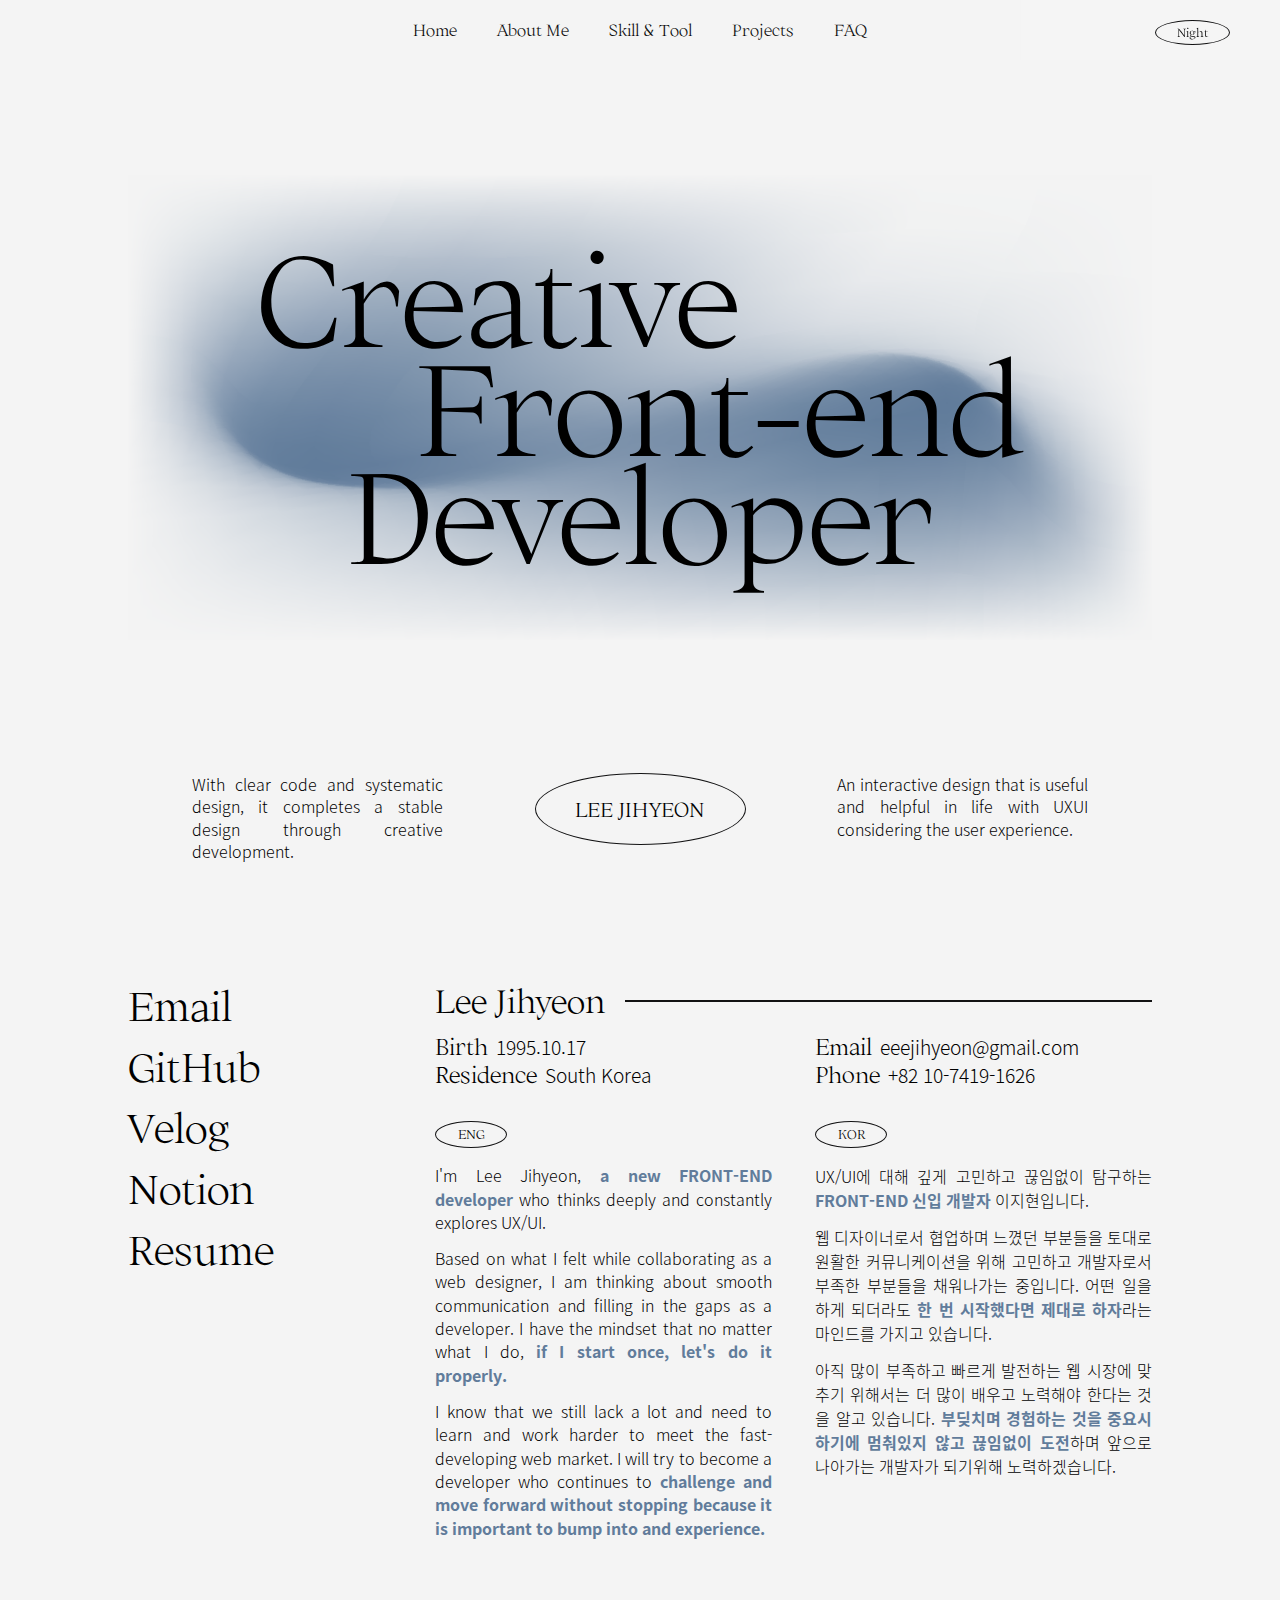
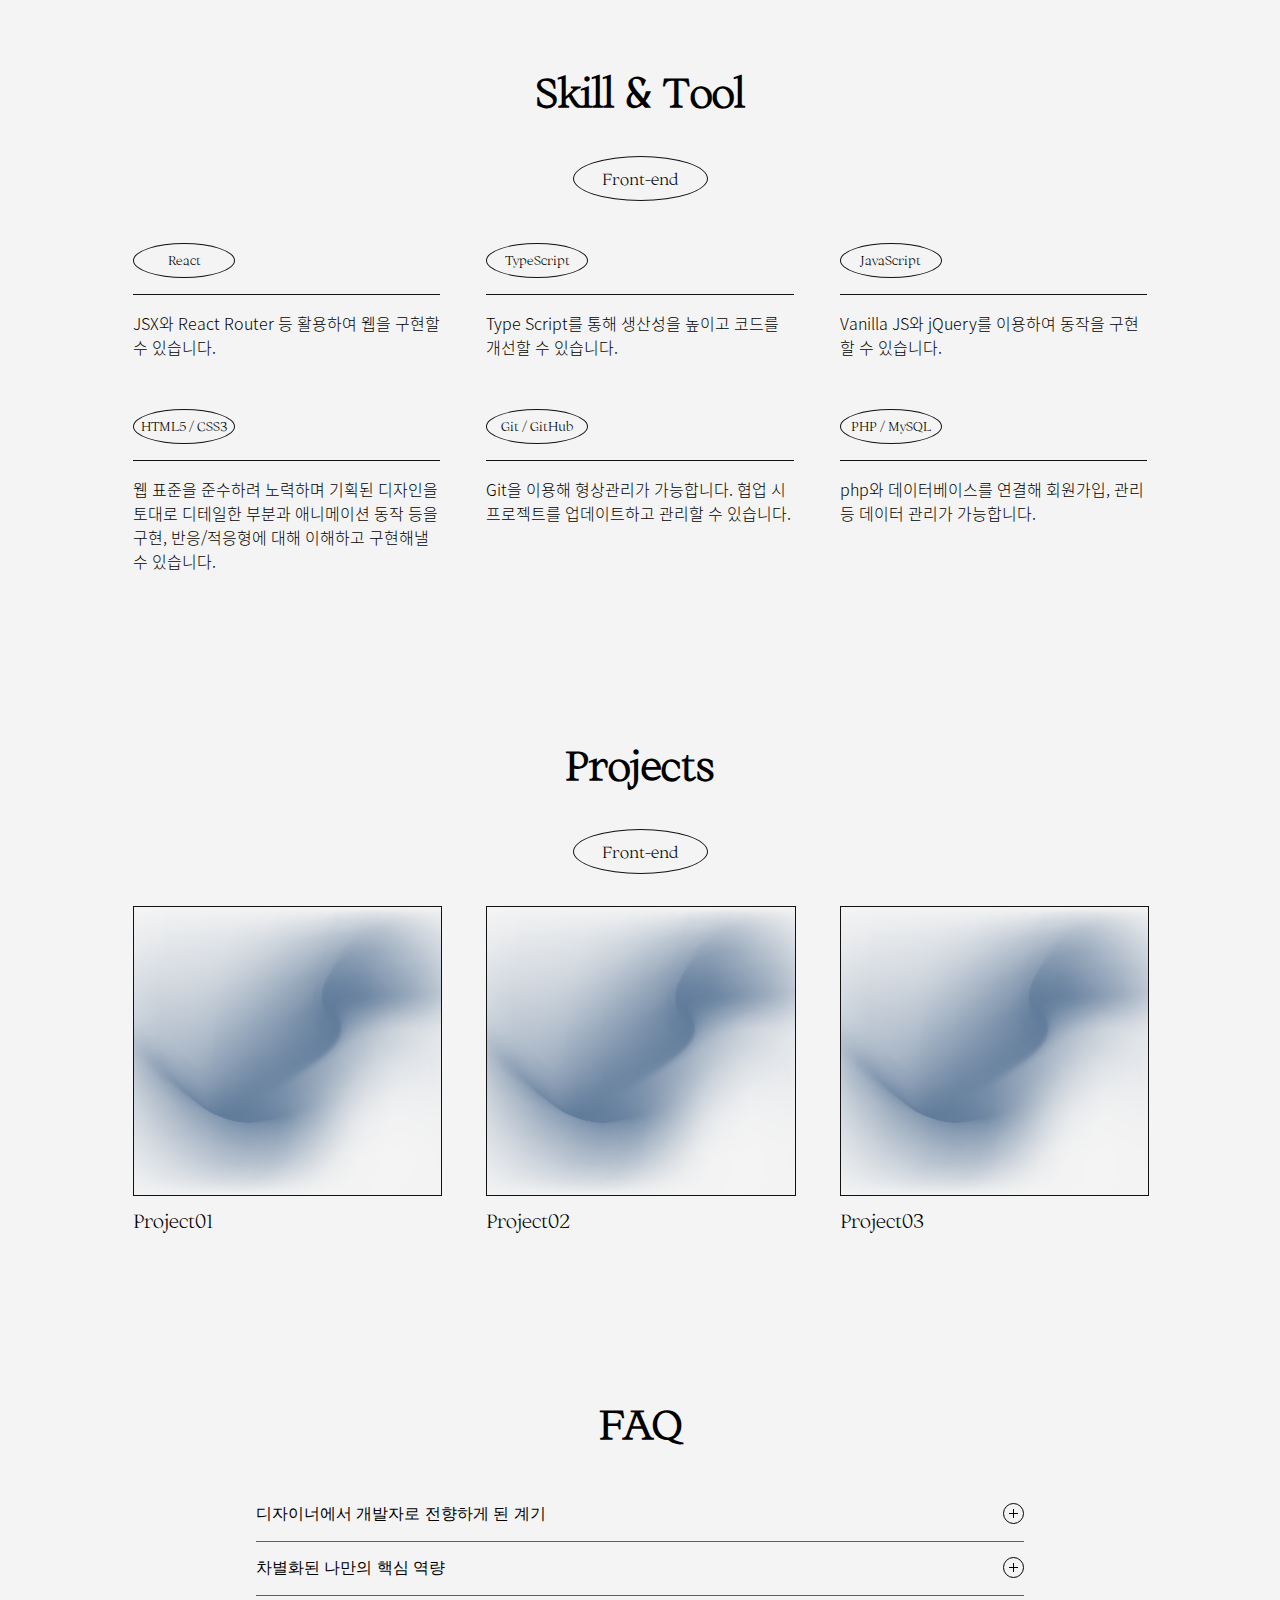
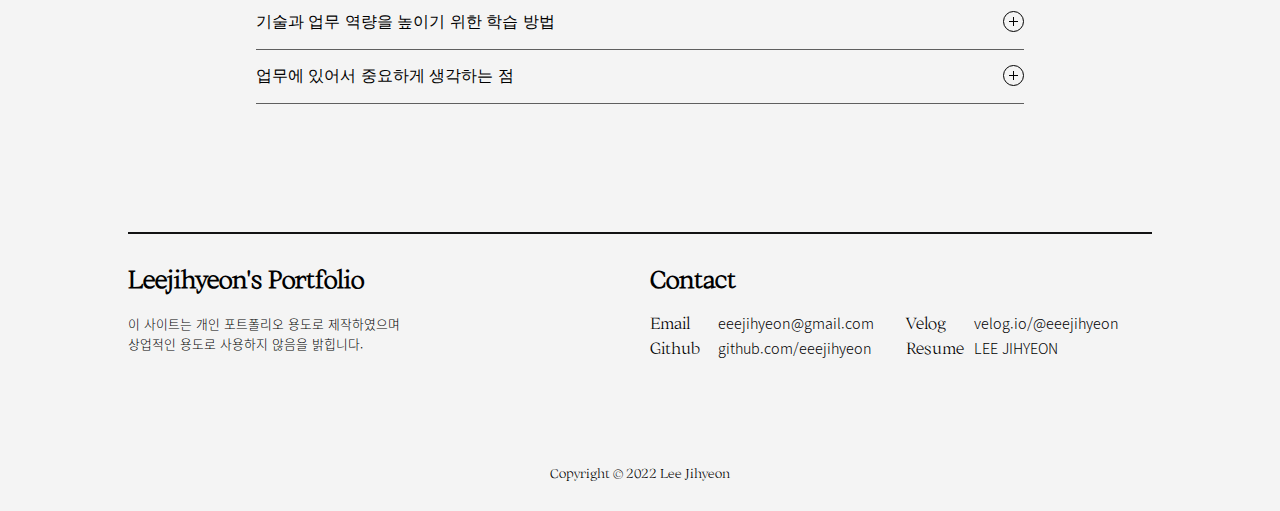
<file: index.html>
<!DOCTYPE html>
<html lang="ko">
  <head>
    <meta charset="UTF-8" />
    <meta name="viewport" content="width=device-width, initial-scale=1.0" />
    <meta
      property="og:url"
      content="https://eeejihyeon.github.io/leejihyeon/"
    />
    <meta property="og:title" content="LEE JIHYEON" />
    <meta property="og:type" content="website" />
    <meta property="og:image" content="images/og_img.png" />
    <meta property="og:description" content="Lee Jihyeon's Portfolio" />
    <link rel="stylesheet" href="css/reset.css" />
    <link rel="stylesheet" href="css/index.css" />
    <link
      rel="stylesheet"
      media="screen and (max-width: 1023px)"
      href="css/tablet.css"
    />
    <link
      rel="stylesheet"
      media="screen and (max-width: 767px)"
      href="css/mobile.css"
    />
    <script src="js/nav.js" defer></script>
    <title>Leejihyeon</title>
  </head>

  <body>
    <!-- Header -->
    <header id="header" class="header">
      <!-- Nav -->
      <nav class="gnb">
        <ul class="menu menu_fadein">
          <li><a href="#header">Home</a></li>
          <li><a href="#scroll1">About Me</a></li>
          <li><a href="#scroll2">Skill & Tool</a></li>
          <li><a href="#scroll3">Projects</a></li>
          <li><a href="#scroll4">FAQ</a></li>
        </ul>
      </nav>
      <div class="nav_bg"></div>
      <div class="dn">
        <!-- Mode button & mobile menu icon -->
        <div class="menu_btn">
          <span class="menu_line"></span>
          <span class="menu_line"></span>
          <span class="menu_line"></span>
        </div>
        <button type="button" class="btn"></button>
      </div>
    </header>

    <!-- Content -->
    <main id="content" class="content">
      <!-- Intro -->
      <div class="intro_wrap">
        <div class="intro_container">
          <div class="intro_main">
            <p class="intro_item main1">Creative</p>
            <p class="intro_item main2">Front-end</p>
            <p class="intro_item main3">Developer</p>
          </div>
          <div class="intro_bg bg_day" id="introDay"></div>
          <div class="intro_bg bg_night hidden" id="introNight"></div>
        </div>

        <div class="intro_text">
          <p class="intro_exp">
            With clear code and systematic design, it completes a stable design
            through creative development.
          </p>
          <p class="intro_name">LEE JIHYEON</p>
          <p class="intro_exp">
            An interactive design that is useful and helpful in life with UXUI
            considering the user experience.
          </p>
        </div>
        <div id="scroll1"></div>
      </div>

      <!-- About Me -->
      <div class="about_wrap">
        <div class="about_containers">
          <div class="about_container1">
            <ul class="">
              <li>
                <a href="mailto:eeejihyeon@gmail.com">Email</a>
              </li>
              <li>
                <a href="https://github.com/eeejihyeon" target="_blank"
                  >GitHub</a
                >
              </li>
              <li>
                <a href="https://velog.io/@eeejihyeon" target="_blank">Velog</a>
              </li>
              <li>
                <a
                  href="https://mellow-tuna-e49.notion.site/Profile-8ceeac3d1fbe4b5580cbfd91ff491564"
                  target="_blank"
                  >Notion</a
                >
              </li>
              <li>
                <a href="resume.pdf" target="_blank">Resume</a>
              </li>
            </ul>
          </div>

          <div class="about_container2">
            <div class="about_name">
              <h3 class="name">Lee Jihyeon</h3>
              <hr class="line" />
            </div>

            <div class="about_profile">
              <div class="sec">
                <p><span class="acnt">Birth</span>1995.10.17</p>
                <p><span class="acnt">Residence</span>South Korea</p>
              </div>

              <div class="sec">
                <p><span class="acnt">Email</span>eeejihyeon@gmail.com</p>
                <p><span class="acnt">Phone</span>+82 10-7419-1626</p>
              </div>
            </div>
            <div class="about_intro">
              <div class="sec">
                <div class="lang">ENG</div>

                <p class="p_eng">
                  <span>
                    I'm Lee Jihyeon,
                    <span class="point">a new FRONT-END developer</span> who
                    thinks deeply and constantly explores UX/UI.
                  </span>
                  <span>
                    Based on what I felt while collaborating as a web designer,
                    I am thinking about smooth communication and filling in the
                    gaps as a developer. I have the mindset that no matter what
                    I do,
                    <span class="point"
                      >if I start once, let's do it properly.</span
                    >
                  </span>
                  <span>
                    I know that we still lack a lot and need to learn and work
                    harder to meet the fast-developing web market. I will try to
                    become a developer who continues to
                    <span class="point"
                      >challenge and move forward without stopping because it is
                      important to bump into and experience.</span
                    >
                  </span>
                </p>
              </div>

              <div class="sec">
                <div class="lang">KOR</div>

                <p class="p_kor">
                  <span>
                    UX/UI에 대해 깊게 고민하고 끊임없이 탐구하는
                    <span class="point">FRONT-END 신입 개발자</span>
                    이지현입니다.
                  </span>
                  <span>
                    웹 디자이너로서 협업하며 느꼈던 부분들을 토대로 원활한
                    커뮤니케이션을 위해 고민하고 개발자로서 부족한 부분들을
                    채워나가는 중입니다. 어떤 일을 하게 되더라도
                    <span class="point">한 번 시작했다면 제대로 하자</span>라는
                    마인드를 가지고 있습니다.
                  </span>
                  <span>
                    아직 많이 부족하고 빠르게 발전하는 웹 시장에 맞추기 위해서는
                    더 많이 배우고 노력해야 한다는 것을 알고 있습니다.
                    <span class="point"
                      >부딪치며 경험하는 것을 중요시하기에 멈춰있지 않고
                      끊임없이 도전</span
                    >하며 앞으로 나아가는 개발자가 되기위해 노력하겠습니다.
                  </span>
                </p>
              </div>
            </div>
          </div>
        </div>

        <div id="scroll2"></div>
      </div>

      <!-- Skill & Tool -->
      <div class="st_wrap">
        <h2 class="title">Skill & Tool</h2>

        <form>
          <button type="button" class="sub">Front-end</button>
        </form>

        <div class="st_container fadein" id="st_development">
          <div class="st_box">
            <div class="st_det">
              <p class="st_name">React</p>
              <hr class="st_line" />
              <span
                >JSX와 React Router 등 활용하여 웹을 구현할 수 있습니다.</span
              >
            </div>

            <div class="st_det">
              <p class="st_name">TypeScript</p>
              <hr class="st_line" />
              <span
                >Type Script를 통해 생산성을 높이고 코드를 개선할 수 있습니다.
              </span>
            </div>

            <div class="st_det">
              <p class="st_name">JavaScript</p>
              <hr class="st_line" />
              <span
                >Vanilla JS와 jQuery를 이용하여 동작을 구현할 수 있습니다.
              </span>
            </div>

            <div class="st_det">
              <p class="st_name">HTML5 / CSS3</p>
              <hr class="st_line" />
              <span
                >웹 표준을 준수하려 노력하며 기획된 디자인을 토대로 디테일한
                부분과 애니메이션 동작 등을 구현, 반응/적응형에 대해 이해하고
                구현해낼 수 있습니다.
              </span>
            </div>

            <div class="st_det">
              <p class="st_name">Git / GitHub</p>
              <hr class="st_line" />
              <span
                >Git을 이용해 형상관리가 가능합니다. 협업 시 프로젝트를
                업데이트하고 관리할 수 있습니다.
              </span>
            </div>

            <div class="st_det">
              <p class="st_name">PHP / MySQL</p>
              <hr class="st_line" />
              <span
                >php와 데이터베이스를 연결해 회원가입, 관리 등 데이터 관리가
                가능합니다.
              </span>
            </div>
          </div>
        </div>

        <div class="st_container fadein hidden" id="st_design">
          <div class="st_box">
            <div class="st_det">
              <p class="st_name">Photoshop</p>
              <hr class="st_line" />
              <span
                >UXUI 기획 및 웹 디자인과 그래픽, 브랜딩 디자인이 가능합니다.
              </span>
            </div>

            <div class="st_det">
              <p class="st_name">Illustrator</p>
              <hr class="st_line" />
              <span
                >메쉬와 그라디언트, 패스 등의 툴을 이용해 로고와 일러스트,
                그래픽 이미지 등 요소를 만들어낼 수 있습니다.
              </span>
            </div>

            <div class="st_det">
              <p class="st_name">XD</p>
              <hr class="st_line" />
              <span
                >웹 디자인과 와이어 프레임 등 제작, 협업 시에 사용할 수
                있습니다.</span
              >
            </div>

            <div class="st_det">
              <p class="st_name">Indesign</p>
              <hr class="st_line" />
              <span>Indesign</span>
            </div>
          </div>
        </div>

        <div id="scroll3"></div>
      </div>

      <!-- Projects -->
      <div id="projects" class="proj_wrap">
        <h2 class="title">Projects</h2>

        <form>
          <button type="button" class="sub">Front-end</button>
        </form>
        <div class="proj_container fadein" id="development">
          <ul class="proj_box">
            <li class="proj_item">
              <a href="#" target="_blank">
                <div class="project_thum"></div>
                Project01
              </a>
            </li>
            <li class="proj_item">
              <a href="#" target="_blank">
                <div class="project_thum"></div>
                Project02
              </a>
            </li>
            <li class="proj_item">
              <a href="#" target="_blank">
                <div class="project_thum"></div>
                Project03
              </a>
            </li>
            <!-- 
              <li class="proj_item">           
             <a href="#">
              <div class="project_thum">
              Project04
            </a>
          </li>

          <li class="proj_item">
            <a href="#">
              <div class="project_thum">
              Project05
            </a>
          </li>

          <li class="proj_item">
            <a href="#">
              <div class="project_thum">
              Project06
            </a>
          </li> 
        -->
          </ul>
        </div>

        <div class="proj_container fadein hidden" id="design">
          <ul class="proj_box">
            <li class="proj_item">
              <a href="#">
                <img
                  src="./images/comming.png"
                  alt=""
                  class="project_thum"
                />Project01
              </a>
            </li>
            <li class="proj_item">
              <a href="#">
                <img
                  src="./images/comming.png"
                  alt=""
                  class="project_thum"
                />Project02
              </a>
            </li>
            <li class="proj_item">
              <a href="#">
                <img
                  src="./images/comming.png"
                  alt=""
                  class="project_thum"
                />Project03
              </a>
            </li>
            <!-- 
              <li class="proj_item">
              <a href="#">
                <div class="project_thum"></div>Project04
              </a>
            </li>
            <li class="proj_item">
              <a href="#">
                <div class="project_thum"></div>Project05
              </a>
            </li>
            <li class="proj_item">
              <a href="#">
                <div class="project_thum"></div>Project06
              </a>
            </li>
           -->
          </ul>
        </div>
        <div id="scroll4"></div>
      </div>

      <!-- FAQ -->
      <div id="faq" class="faq_wrap">
        <h2 class="title">FAQ</h2>

        <div class="faq_box">
          <div class="faq_item">
            <button id="faq_btn_1" aria-expanded="false" class="faq_btn">
              <span class="faq_title"
                >디자이너에서 개발자로 전향하게 된 계기</span
              >
              <span class="icon" aria-hidden="true"></span>
            </button>
            <div class="faq_content">
              <p>
                프리랜서 디자이너로 작업하던 중 웹 사이트 오픈 프로젝트에서
                프론트엔드, 백엔드 개발자님들과 협업을 하게 되었고 그 과정에서
                내가 한 디자인이 그대로 웹 사이트로 구현되어 가는 과정을 보며
                흥미를 가지게 되면서 ‘디자인에 구현까지 내가 직접 하게 된다면 좀
                더 섬세한 부분까지도 구현 해낼 수 있지 않을까?’ 라는 생각이
                들었습니다. 기존에 HTML과 CSS 기초를 공부 해보며 관심을 가지고
                있었기에 전향을 결심하게 되었습니다.
              </p>
            </div>
          </div>

          <div class="faq_item">
            <button id="faq_btn_2" aria-expanded="false" class="faq_btn">
              <span class="faq_title">차별화된 나만의 핵심 역량</span>
              <span class="icon" aria-hidden="true"></span>
            </button>
            <div class="faq_content">
              <p>
                이전에 디자인을 공부하고 직업으로 삼았던 경험으로 UX/UI에 대한
                충분한 이해도를 가지고 있다는 점과 HTML/CSS로 구현 시 보다
                섬세하게 설계된 디자인 그대로 구현해 내려는 노력이 있습니다.
                그리고 개발자와의 협업 시 원활한 커뮤니케이션을 위해 노력했던
                경험들로 이제는 디자이너, 개발자 모두의 관점에서 이해하며 소통할
                수 있다는 점이 차별화된 핵심 역량입니다.
              </p>
            </div>
          </div>

          <div class="faq_item">
            <button id="faq_btn_3" aria-expanded="false" class="faq_btn">
              <span class="faq_title"
                >기술과 업무 역량을 높이기 위한 학습 방법</span
              >
              <span class="icon" aria-hidden="true"></span>
            </button>
            <div class="faq_content">
              <p>
                코딩을 배우고자 다녔던 학원에서는 Vanilla JS보다는 jQuery와
                플러그인 위주로만 강의를 해주었고, Vanilla JS에 더 비중을 두고
                React나 Vue와 같은 프레임워크도 다룰 줄 알아야 한다는 것을
                알았을 때부터는 개인적으로 구글링, 유튜브와 스택오버플로우 등
                다양한 사이트는 물론 유료 인터넷 강의와 책을 찾아보며 예제를
                따라 해보고 프로젝트에 응용해 보며 공부했습니다.
              </p>
            </div>
          </div>

          <div class="faq_item">
            <button id="faq_btn_4" aria-expanded="false" class="faq_btn">
              <span class="faq_title">업무에 있어서 중요하게 생각하는 점</span>
              <span class="icon" aria-hidden="true"></span>
            </button>
            <div class="faq_content">
              <p>
                어떤 분야에서든 협업과 커뮤니케이션이 중요하다고 생각합니다.
                항상 좀 더 상대방의 입장에서 생각하고 이야기하며 의견을 듣고
                조율해서 반영하기 위해, 효율적으로 업무를 진행할 수 있도록
                노력합니다.
                <br />
                <br />
                또 어떤 것이든 경험한다는 것을 중요시하기에 끊임없이 부딪치고
                도전해 경험을 쌓아갑니다. 웹 개발에 있어서도 에러가 뜨거나,
                작동이 되지 않았을 땐 무너지지 않고 차근차근 다시 짚어보며
                문제를 찾아내고 해결해냈을 때 즐거움을 느낄 수 있었고, 앞으로
                접하게 될 수많은 문제들에 있어 차분히 문제를 본다면 해결해낼 수
                있을 것이라는 생각을 갖게 된 경험이 되었습니다.
              </p>
            </div>
          </div>
        </div>
      </div>

      <script src="js/faq.js" defer></script>
    </main>

    <!-- Footer -->
    <footer id="footer" class="footer">
      <hr class="foo_line" />
      <div class="footer_wrap">
        <div class="info_wrap">
          <h2 class="footer_title">Leejihyeon's Portfolio</h2>

          <span class="site_info"
            >이 사이트는 개인 포트폴리오 용도로 제작하였으며 <br />상업적인
            용도로 사용하지 않음을 밝힙니다.</span
          >
        </div>

        <!-- Contact -->
        <div class="contact_wrap">
          <h2 class="footer_title">Contact</h2>

          <ul class="contact">
            <li class="contact_box">
              <ul>
                <li class="contact_item">
                  <p>Email</p>
                  <a href="mailto:eeejihyeon@gmail.com" target="_blank"
                    >eeejihyeon@gmail.com</a
                  >
                </li>
                <li class="contact_item">
                  <p>Github</p>
                  <a href="https://github.com/eeejihyeon" target="_blank"
                    >github.com/eeejihyeon</a
                  >
                </li>
              </ul>
            </li>

            <li class="contact_box">
              <ul>
                <li class="contact_item">
                  <p>Velog</p>
                  <a href="https://velog.io/@eeejihyeon" target="_blank"
                    >velog.io/@eeejihyeon</a
                  >
                </li>

                <li class="contact_item">
                  <p>Resume</p>
                  <a href="resume.pdf" target="_blank">LEE JIHYEON</a>
                </li>
              </ul>
            </li>
          </ul>
        </div>
      </div>

      <div class="copy">Copyright &copy; 2022 Lee Jihyeon</div>
    </footer>

    <script src="js/mode.js"></script>
    <script src="js/skilltool.js" defer></script>
    <script src="js/project.js" defer></script>
  </body>
</html>
</file>
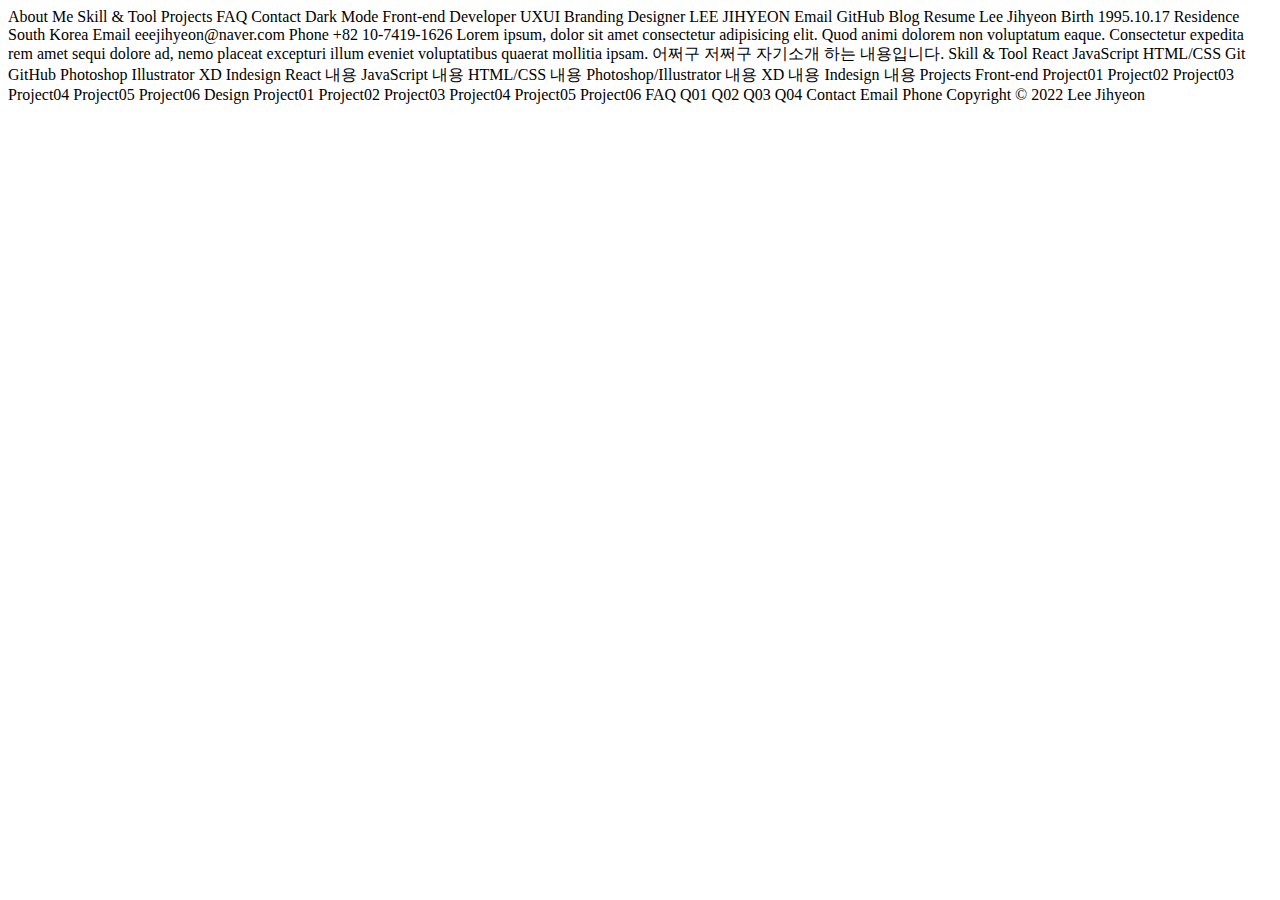
<file: 01.html>
<!DOCTYPE html>
<html lang="ko">
<head>
  <meta charset="UTF-8">
  <meta name="viewport" content="width=device-width, initial-scale=1.0">
  <title>Leejihyeon</title>
</head>
<body>
  About Me
  Skill & Tool
  Projects
  FAQ
  Contact

  Dark Mode

  Front-end
  Developer

  UXUI
  Branding
  Designer

  LEE JIHYEON

  Email
  GitHub
  Blog
  Resume

  Lee Jihyeon
  Birth 1995.10.17
  Residence South Korea
  Email eeejihyeon@naver.com
  Phone +82 10-7419-1626

  Lorem ipsum, dolor sit amet consectetur adipisicing elit. Quod animi dolorem non voluptatum eaque. Consectetur expedita rem amet sequi dolore ad, nemo placeat excepturi illum eveniet voluptatibus quaerat mollitia ipsam.

  어쩌구 저쩌구 자기소개 하는 내용입니다.

  Skill & Tool

  React
  JavaScript
  HTML/CSS
  Git
  GitHub
  Photoshop
  Illustrator
  XD
  Indesign


  React
  내용

  JavaScript
  내용

  HTML/CSS
  내용

  Photoshop/Illustrator
  내용

  XD
  내용

  Indesign
  내용


  Projects

  Front-end

  Project01
  Project02
  Project03
  Project04
  Project05
  Project06

  Design

  Project01
  Project02
  Project03
  Project04
  Project05
  Project06


  FAQ

  Q01
  Q02
  Q03
  Q04


  Contact

  Email
  Phone

  
  Copyright &copy; 2022 Lee Jihyeon
</body>
</html>
</file>
<file: css/index.css>
:root {
  --dark-color: #121213;
  --light-color: #f4f4f4;
  --accent-color: #617c9b;
}
html {
  scroll-behavior: smooth;
}

body {
  background-color: #f4f4f4;
}

.int_bld {
  color: var(--accent-color);
}

.acnt {
  font-family: "Ortica";
  font-size: 1.4rem;

  margin-right: 0.5rem;
}

.point {
  font-family: "Noto Sans KR Bold";
  font-size: 1rem;
  color: var(--accent-color);
}

.hidden {
  display: none;
}

.fadein {
  animation: fadein 1.5s;
}

.fadeout {
  animation: fadeout 1.5s;
}

@keyframes fadein {
  0% {
    opacity: 0;
  }
  100% {
    opacity: 1;
  }
}
@-moz-keyframes fadein {
  0% {
    opacity: 0;
  }
  100% {
    opacity: 1;
  }
}

@-webkit-keyframes fadein {
  0% {
    opacity: 0;
  }
  100% {
    opacity: 1;
  }
}

@-o-keyframes fadein {
  0% {
    opacity: 0;
  }
  100% {
    opacity: 1;
  }
}

@keyframes fadeout {
  0% {
    opacity: 1;
  }
  100% {
    opacity: 0;
  }
}
@-moz-keyframes fadeout {
  0% {
    opacity: 1;
  }
  100% {
    opacity: 0;
  }
}
@-webkit-keyframes fadeout {
  0% {
    opacity: 1;
  }
  100% {
    opacity: 0;
  }
}
@-o-keyframes fadeout {
  0% {
    opacity: 1;
  }
  100% {
    opacity: 0;
  }
}

/* header */

.header {
  width: 100%;
  height: 4.2rem;
  z-index: 9999;
}

/*** GNB ***/
.gnb {
  width: 100%;
  display: flex;
  justify-content: center;
  position: fixed;
  background-color: #f4f4f4;
  opacity: 95%;
  z-index: 999;
}

.menu {
  display: flex;
  align-items: center;
}

.menu li {
  padding: 20px;
}

.menu li a {
  transition: all 0.5s;
}

.menu li a:hover {
  color: var(--accent-color);
  transition: all 0.3s;
}

.dn {
  width: 100%;
  position: fixed;
  z-index: 9999;
}

.btn {
  font-family: "Ortica";
  font-size: 12px;
  font-weight: 400;
  position: absolute;
  top: 20px;
  right: 50px;
  width: 75px;
  height: 25px;
  border: 1px solid #121213;
  border-radius: 50% / 50%;
  background-color: rgba(0, 0, 0, 0);
  cursor: pointer;
  transition: all 0.5s;
}

.btn::after {
  content: "Night";
  line-height: 1.6;
}

.btn:hover {
  width: 75px;
  height: 25px;
  border: 2px solid #121213;
  border-radius: 50% / 50%;
  background-color: #121213;
  color: #f4f4f4;
  cursor: pointer;
  transition: all 0.3s;
}
.togglebtn {
  display: none;
  position: absolute;
  top: 20px;
  left: 5%;
  width: 20px;
  height: 20px;
}

/*** Intro ***/
.intro_wrap {
  margin-top: 2%;
  margin-bottom: 7.5rem;

  /* margin-bottom: 15%; */
}

.intro_container {
  position: relative;
  display: flex;
  justify-content: center;
  flex-direction: column;
  align-items: center;
  font-size: 10vw;
  line-height: 8.5vw;
  margin-bottom: 50px;
  font-weight: 300;
}

.intro_main {
  width: 60%;
  display: flex;
  flex-direction: column;
  justify-content: center;
  position: absolute;
  top: 50%;
  left: 50%;
  transform: translate(-50%, -50%);
}

.main1 {
  text-align: start;
}
.main2 {
  text-align: end;
}
.main3 {
  text-align: center;
}

.intro_bg {
  width: 80%;
  vertical-align: middle;
}

.bg_day {
  width: 80%;
  height: 70vh;
  background: url(../images/main.png) no-repeat;
  background-position: center;
  background-size: contain;
}

.bg_night {
  width: 80%;
  height: 70vh;
  background: url(../images/main_night.png) no-repeat;
  background-position: center;
  background-size: contain;
}

.intro_text {
  padding: 0 15%;
  display: flex;
  justify-content: space-between;
}

.intro_name {
  width: 209px;
  height: 70px;
  border: 1px solid #121213;
  border-radius: 50% / 50%;
  font-size: 20px;
  line-height: 70px;
  text-align: center;
  margin: 0 auto;
  align-items: center;
}

.intro_exp {
  font-family: "Noto sans Kr Light";
  flex-basis: 28%;
  font-size: 1rem;
  line-height: 1.4;
  text-align: justify;
}

/*** About Me ***/
.about_wrap {
  padding: 0 10%;
  margin-bottom: 10%;
}

.about_containers {
  display: flex;
  justify-content: space-between;
  margin-bottom: 3rem;
}

.about_container1 {
  flex-flow: column nowrap;
}

.about_container2 {
  flex-flow: column nowrap;
  flex-basis: 70%;
}

/* Link */
.about_container1 ul {
  font-size: 2.5rem;
}

.about_container1 > ul > li {
  margin-bottom: 0.8rem;
}

.about_container1 > ul > li > a {
  transition: all 0.5s;
}

.about_container1 > ul > li > a:hover {
  color: var(--accent-color);
  transition: all 0.3s;
}

/* Profile */
.about_profile {
  display: flex;
  justify-content: space-between;
  margin-bottom: 2rem;
}

.about_name {
  display: flex;
  justify-content: space-between;
  align-items: center;
  margin-bottom: 0.8rem;
}
.name {
  flex-shrink: 0;
  margin-right: 20px;
  font-size: 2rem;
  font-weight: 500;
}

.line {
  width: 100%;
  height: 2px;
  border: none;
  background-color: var(--dark-color);
}
.about_profile p {
  font-family: "Noto Sans KR Light";
  font-size: 1.2rem;
}

.about_intro {
  display: flex;
  justify-content: space-between;
}

.sec {
  flex-basis: 47%;
}

.lang {
  font-family: "Ortica";
  font-size: 0.8rem;
  width: 70px;
  height: 25px;
  border: 1px solid #121213;
  border-radius: 50% / 50%;
  margin-bottom: 1rem;
  text-align: center;
  line-height: 25px;
  display: block;
}

.p_eng {
  display: flex;
  flex-direction: column;
  gap: 0.8rem;
  font-family: "Noto Sans KR Light";
  font-size: 1rem;
  line-height: 1.46rem;
  text-align: justify;
}

.p_kor {
  display: flex;
  flex-direction: column;
  gap: 0.8rem;
  font-family: "Noto Sans KR Light";
  font-size: 1rem;
  text-align: justify;
}

/*** Skill & Tool ***/

.st_wrap {
  padding: 0 10%;
  margin-bottom: 10%;
}

.title {
  font-size: 2.5rem;
  margin-bottom: 2.5rem;
  text-align: center;
}

.st_container {
  margin-bottom: 3rem;
}

.st_box {
  display: flex;
  justify-content: space-between;
  flex-flow: row wrap;
}

.st_det {
  padding: 0 5px;
  flex-basis: 30%;
  margin-bottom: 2.5rem;
}

.st_name {
  width: 100px;
  height: 33px;
  border: 1px solid #121213;
  border-radius: 50%/50%;
  margin: 10px 0 1rem;
  line-height: 33px;
  text-align: center;
  font-size: 0.8rem;
}

.st_line {
  height: 1px;
  background-color: #121213;
  border: 0;
  margin-bottom: 1rem;
}

.st_det span {
  font-family: "Noto Sans KR Light";
  font-size: 1rem;
}

/** Projects **/

.proj_wrap {
  padding: 0 10%;
  margin-bottom: 10%;
}

.proj_wrap .proj_container {
  margin-bottom: 3rem;
}

.sub {
  display: flex;
  justify-content: center;
  align-items: center;
  width: 135px;
  height: 45px;
  border: 1px solid #121213;
  border-radius: 50%/50%;
  margin: 0.6rem auto 2rem;
  line-height: 1.5;
  text-align: center;
  font-family: "Ortica";
  font-size: 1rem;
  background-color: rgba(0, 0, 0, 0);
  cursor: pointer;
  transition: all 0.5s;
}

.sub:hover {
  background-color: #121213;
  color: #f4f4f4;
  cursor: pointer;
  transition: all 0.3s;
}

.proj_box {
  display: flex;
  justify-content: space-between;
  flex-flow: row wrap;
}

.proj_item {
  display: flex;
  flex-direction: column;
  padding: 0 5px;
  flex-basis: 30%;
}

.proj_item .project_thum {
  width: 100%;
  height: 18rem;
  display: block;
  margin-bottom: 0.8rem;
  cursor: pointer;
  border: 1px solid #121213;
  background: url(../images/comming.png) no-repeat;
  background-size: cover;
  background-position: center;
}

.proj_item .project_thum_n {
  width: 100%;
  height: 18rem;
  display: block;
  margin-bottom: 0.8rem;
  cursor: pointer;
  border: 1px solid #f4f4f4;
  background: url(../images/comming_n.png) no-repeat;
  background-size: cover;
  background-position: center;
}

.proj_item a {
  cursor: pointer;
  font-size: 1.2rem;
  margin-bottom: 2.5rem;
  transition: all 0.5s;
}

.proj_item a:hover {
  color: var(--accent-color);
  transition: all 0.3s;
}

/*** FAQ ***/
.faq_wrap {
  padding: 0 20%;
  margin-bottom: 10%;
  box-sizing: border-box;
}

.faq_box .faq_item {
  /* padding: 0 1rem; */
  border-bottom: 1px solid #5f5f5f;
}

.faq_box .faq_item button[aria-expanded="true"] {
  border-bottom: 2px solid #617c9b;
}

.faq_btn {
  position: relative;
  display: block;
  text-align: left;
  width: 100%;
  padding: 1rem 0;
  color: #000;
  font-size: 1rem;
  border: none;
  background: none;
  outline: none;
  transition: all 0.5s;
}

.faq_box button:hover,
.faq_box button:focus {
  cursor: pointer;
  color: #617c9b;
  transition: all 0.3s;
}

.faq_box button:hover::after,
.faq_box button:focus::after {
  cursor: pointer;
  color: #617c9b;
  border: 1px solid #617c9b;
}

.faq_box button .faq_title {
  padding: 1rem 1.5rem 1rem 0;
}

.faq_box button .icon {
  display: inline-block;
  position: absolute;
  top: 15px;
  right: 0;
  width: 19px;
  height: 19px;
  border: 1px solid;
  border-radius: 20px;
}

.faq_box button .icon::before {
  display: block;
  position: absolute;
  content: "";
  top: 9px;
  left: 5px;
  width: 9px;
  height: 1px;
  background: currentColor;
}

.faq_box button .icon::after {
  display: block;
  position: absolute;
  content: "";
  top: 5px;
  left: 9px;
  width: 1px;
  height: 9px;
  background: currentColor;
}

.faq_box button[aria-expanded="true"] {
  color: #617c9b;
}

.faq_box button[aria-expanded="true"] .icon::after {
  width: 0;
}

.faq_box button[aria-expanded="true"] + .faq_content {
  opacity: 1;
  max-height: 13rem;
  transition: all 0.5s linear;
  will-change: opacity, max-height;
}

.faq_box .faq_content {
  opacity: 0;
  max-height: 0;
  overflow: hidden;
  transition: opacity 200ms linear, max-height 0.3s linear;
  will-change: opacity, max-height;
}

.faq_box .faq_content p {
  font-family: "Noto Sans KR Light";
  font-size: 0.9rem;
  margin: 1.5rem 0;
}

/*** Footer ***/
.footer {
  padding: 0 10%;
}

.foo_line {
  height: 2px;
  background-color: #121213;
  margin-bottom: 30px;
  border: none;
}

.footer_wrap {
  display: flex;
  justify-content: space-between;
}

.footer_title {
  margin-bottom: 20px;
}

.site_info {
  font-family: "Noto Sans KR Light";
  font-size: 0.8rem;
  line-height: 0.9rem;
  flex-basis: 49%;
}

/* Contact */
.contact_wrap {
  margin-bottom: 10%;
  flex-basis: 49%;
}

.contact {
  display: flex;
  justify-content: space-between;
}

.contact_box {
  flex-basis: 49%;
}

.contact_item {
  display: flex;
  margin-bottom: 0.2rem;
}

.contact li p {
  width: 55px;
}

.contact a {
  font-family: "Noto Sans KR Light";
  font-size: 0.9rem;
  line-height: 1.5;
  margin-left: 0.8rem;
  transition: all 0.5s;
}

.contact a:hover {
  color: var(--accent-color);
  transition: all 0.3s;
}

.copy {
  display: flex;
  justify-content: center;
  margin-bottom: 1.9rem;
  font-size: 0.8rem;
}

/* night */

.intro_name_color {
  width: 209px;
  height: 70px;
  border: 2px solid #f4f4f4;
  border-radius: 50% / 50%;
  font-size: 20px;
  line-height: 70px;
  text-align: center;
  margin: 80px auto 110px;
}

.line_color {
  width: 100%;
  height: 2px;
  background-color: #f4f4f4;
}

.night_a {
  color: #f4f4f4;
  cursor: pointer;
  transition: all 0.5s;
}

.night_a:hover {
  color: #617c9b;
  cursor: pointer;
}

.night_text {
  color: #f4f4f4;
}

.night_bg {
  background-color: #121213;
}

.night_mode_btn {
  border: 1px solid #f4f4f4;
  color: #f4f4f4;
}

.night_mode_btn::after {
  content: "Day";
}

.night_mode_btn:hover {
  border: 1px solid #f4f4f4;
  background-color: #f4f4f4;
  color: #121213;
}

.night_point_text {
  border: 1px solid #f4f4f4;
  color: #f4f4f4;
}

.night_btn {
  border: 1px solid #f4f4f4;
  color: #f4f4f4;
}

.night_btn:hover {
  border: 1px solid #f4f4f4;
  background-color: #f4f4f4;
  color: #121213;
}

.night_faq {
  color: #f4f4f4;
  cursor: pointer;
}

.night_faq:hover::after,
.night_faq:focus::after {
  cursor: pointer;
  color: #617c9b;
  border: 1px solid #617c9b;
}

.night_line {
  background-color: #f4f4f4;
}
</file>
<file: css/tablet.css>
:root {
  --text-color: #121213;
  --accent-color: #617c9b;
}

html {
  scroll-behavior: smooth;
}

body {
  background-color: #f4f4f4;
}

.int_bld {
  color: var(--accent-color);
}

.acnt {
  font-family: "Ortica";
  font-size: 1.4rem;
  margin-right: 0.5rem;
}

/* header */

.header {
  width: 100%;
  height: 4.2rem;
  z-index: 10;
}

/*** GNB ***/

/*** Intro ***/

.intro_wrap {
  margin-top: 4%;
}

.intro_container {
  display: flex;
  justify-content: center;
  flex-direction: column;
  align-items: center;
  text-align: center;
  margin-bottom: 60px;
  font-weight: 300;
}

.intro_main {
  width: 70%;
}

.intro_bg {
  width: 90%;
}

.bg_day {
  width: 90%;
  height: 70vh;
  background-size: cover;
}

.bg_night {
  width: 90%;
  height: 70vh;
  background-size: cover;
}

.intro_text {
  padding: 0 10%;
}

.intro_name {
  width: 209px;
  height: 70px;
  font-size: 20px;
  line-height: 70px;
  text-align: center;
}

/*** About Me ***/
.about_wrap {
  padding: 0 5%;
  margin-bottom: 10%;
}

.about_containers {
  display: flex;
  justify-content: space-between;
  flex-direction: column;
}

/* Link */

.about_container1 ul {
  display: flex;
  justify-content: space-between;
  flex-flow: row nowrap;
  align-items: center;
  font-size: 2.5rem;
  flex-flow: row nowrap;
  margin-bottom: 2%;
}

.about_container1 > ul > li > a:hover {
  color: var(--accent-color);
  font-weight: 500;
}

/* Profile */

.about_container2 {
  flex-flow: row nowrap;
}

.about_profile {
  display: flex;
  justify-content: space-between;
  margin-bottom: 2rem;
  transition: 0.2s ease;
}

.about_name {
  display: flex;
  justify-content: flex-start;
  align-items: center;
  margin-bottom: 0.8rem;
}
.name {
  flex-shrink: 0;
  margin-right: 20px;
  font-size: 2rem;
  font-weight: 500;
}

.about_intro {
  display: flex;
  justify-content: space-between;
}

.sec {
  flex-basis: 47%;
}

/*** Skill & Tool ***/

.st_wrap {
  padding: 0 5%;
  margin-bottom: 10%;
}

.title {
  font-size: 2.5rem;
  margin-bottom: 2.5rem;
  text-align: center;
}

.st_container1 {
  width: 100%;
  margin: 0 auto 3.1rem;
  display: flex;
  justify-content: center;
  flex-flow: row wrap;
}

.st_container1 p {
  width: 135px;
  height: 45px;
  border: 1px solid #121213;
  border-radius: 50%/50%;
  margin: 10px;
  line-height: 45px;
  text-align: center;
  font-weight: 500;
}

.st_container2 {
  display: flex;
  justify-content: space-between;
  flex-flow: row wrap;
}

.st_det {
  flex-basis: 47%;
  margin-bottom: 2.5rem;
}

/** Projects **/

.proj_wrap {
  padding: 0 5%;
  margin-bottom: 10%;
}

.proj_container1 {
  margin-bottom: 3rem;
}

.proj_box {
  display: flex;
  justify-content: space-between;
  flex-flow: row wrap;
}

.proj_item {
  display: flex;
  flex-direction: column;
  flex-basis: 47%;
}

.proj_item img {
  display: block;
}

/*** FAQ ***/
.faq_wrap {
  padding: 0 5%;
  margin-bottom: 10%;
}

/*** Footer ***/
.footer {
  padding: 0 5%;
}

.contact {
  display: block;
}
</file>
<file: css/mobile.css>
:root {
  --text-color: #121213;
  --accent-color: #617c9b;
}

html {
  scroll-behavior: smooth;
}

body {
  background-color: #f4f4f4;
}

.int_bld {
  color: var(--accent-color);
}

.acnt {
  font-family: "Ortica";
  font-size: 1.4rem;
  margin-right: 0.5rem;
}

/* header */

.header {
  width: 100%;
  height: 4.2rem;
  z-index: 10;
}

/*** GNB ***/
.gnb {
  width: 100%;
  display: flex;
  flex-direction: column;
  align-items: flex-start;
}

.menu {
  display: none;
  flex-direction: column;
  width: 100%;
  align-items: center;
  position: absolute;
  top: 63px;
  background-color: #f4f4f4;
  opacity: 95%;
}

.menu li {
  width: 100%;
  text-align: center;
  padding: 0 0 20px;
}

.menu li a:hover {
  color: var(--accent-color);
  transition: all 0.3s;
}

.nav_bg {
  width: 100%;
  height: 63px;
  background-color: #f4f4f4;
  opacity: 91%;
  position: fixed;
  top: 0;
  z-index: 10;
}

.btn {
  right: 5%;
}

.menu_btn {
  position: absolute;
  top: 20px;
  left: 5%;
  display: block;
  cursor: pointer;
  transform: translate((-50%, -50%));
}

.menu_line {
  display: block;
  background-color: #121213;
  width: 24px;
  height: 2px;
  transition: 0.25s margin 0.25s, 0.25s transform;
}

.menu_btn span:nth-child(1) {
  margin-bottom: 7px;
}

.menu_btn span:nth-child(3) {
  margin-top: 7px;
}

.menu_btn.active span {
  transition: 0.25s margin, 0.25s transform 0.25s;
}

.menu_btn.active span:nth-child(1) {
  margin-top: 7px;
  margin-bottom: -2px;
  transform: rotate(45deg);
}

.menu_btn.active span:nth-child(2) {
  transform: rotate(45deg);
}

.menu_btn.active span:nth-child(3) {
  margin-top: -2px;
  transform: rotate(135deg);
}

.menu_fadein {
  animation: fadein 1.5s;
}

.menu_fadeout {
  animation: fadeout 1.5s;
}
@keyframes fadein {
  0% {
    opacity: 0;
  }
  100% {
    opacity: 95%;
  }
}
@-moz-keyframes fadein {
  0% {
    opacity: 0;
  }
  100% {
    opacity: 95%;
  }
}

@-webkit-keyframes fadein {
  0% {
    opacity: 0;
  }
  100% {
    opacity: 95%;
  }
}

@-o-keyframes fadein {
  0% {
    opacity: 0;
  }
  100% {
    opacity: 95%;
  }
}

@keyframes fadeout {
  0% {
    opacity: 95%;
  }
  100% {
    opacity: 0;
  }
}
@-moz-keyframes fadeout {
  0% {
    opacity: 95%;
  }
  100% {
    opacity: 0;
  }
}
@-webkit-keyframes fadeout {
  0% {
    opacity: 95%;
  }
  100% {
    opacity: 0;
  }
}
@-o-keyframes fadeout {
  0% {
    opacity: 95%;
  }
  100% {
    opacity: 0;
  }
}

.menu.flex {
  display: flex;
}

/*** Intro ***/

.intro_container {
  display: flex;
  justify-content: center;
  flex-direction: column;
  align-items: center;
  margin-top: 50px;
  font-size: 12vw;
  line-height: 10.5vw;
  font-weight: 300;
  transition: all 0.3s;
}

.intro_main {
  width: 75%;
}

.intro_bg {
  width: 90%;
}

.bg_day {
  width: 90%;
  height: 80vh;
  background-size: cover;
}

.bg_night {
  width: 90%;
  height: 80vh;
  background-size: cover;
}

.intro_text {
  padding: 0 15%;
  margin-bottom: 10%;
  flex-direction: column;
  justify-content: space-between;
  /* margin-bottom: 15%; */
}

.intro_name {
  width: 150px;
  height: 50px;
  font-size: 14px;
  line-height: 50px;
  text-align: center;
  transition: all 0.3s;
  margin: 3rem auto;
}

/*** About Me ***/
.about_wrap {
  display: flex;
  justify-content: space-between;
  flex-direction: column;
  padding: 0 5%;
  margin-bottom: 15%;
}

/* Link */

.about_container1 ul {
  display: flex;
  justify-content: space-between;
  flex-flow: row nowrap;
  align-items: center;
  font-size: 1.3rem;
  flex-flow: row nowrap;
  margin-bottom: 0.8rem;
  transition: all 0.3s;
}
.about_container1 ul > li {
  margin: 0;
}

.about_container1 > ul > li > a:hover {
  color: var(--accent-color);
}

/* About Profile */

.about_container2 {
  flex-flow: row nowrap;
}

.about_profile {
  display: flex;
  justify-content: space-between;
  flex-flow: column wrap;
  margin-bottom: 2rem;
  transition: 0.2s ease;
}

.about_name {
  display: flex;
  justify-content: flex-start;
  align-items: center;
  margin-bottom: 0.8rem;
}
.name {
  flex-shrink: 0;
  margin-right: 20px;
  font-size: 2rem;
  font-weight: 500;
}

/* About Intro */

.about_intro {
  display: flex;
  justify-content: space-between;
  flex-flow: column wrap;
}

.about_intro .sec {
  flex-basis: 100%;
  margin-bottom: 2rem;
}

/*** Skill & Tool ***/

.st_wrap {
  padding: 0 5%;
  margin-bottom: 15%;
}

.st_container {
  margin-bottom: 0;
}

.title {
  font-size: 2.5rem;
  margin-bottom: 2.5rem;
  text-align: center;
}

.st_det {
  flex-basis: 100%;
  height: 25vh;
}

/** Projects **/

.proj_wrap {
  padding: 0 5%;
  margin-bottom: 15%;
}

.proj_wrap .proj_container {
  margin-bottom: 0;
}

.proj_item {
  display: flex;
  flex-direction: column;
  flex-basis: 100%;
}

.proj_item img {
  display: block;
}

/*** FAQ ***/
.faq_wrap {
  padding: 0 5%;
  margin-bottom: 15%;
}

/*** Footer ***/
.footer {
  padding: 0 5%;
}

.footer_wrap {
  display: flex;
  flex-flow: column wrap;
}

.info_wrap {
  margin-bottom: 1.8rem;
}

/*** Night ***/

.night_menu {
  display: none;
  flex-direction: column;
  width: 100%;
  align-items: center;
  position: absolute;
  top: 63px;
  background-color: #121213;
  opacity: 95%;
}

.night_nav_bg {
  background-color: #121213;
}

.night_line {
  background-color: #f4f4f4;
}
</file>
